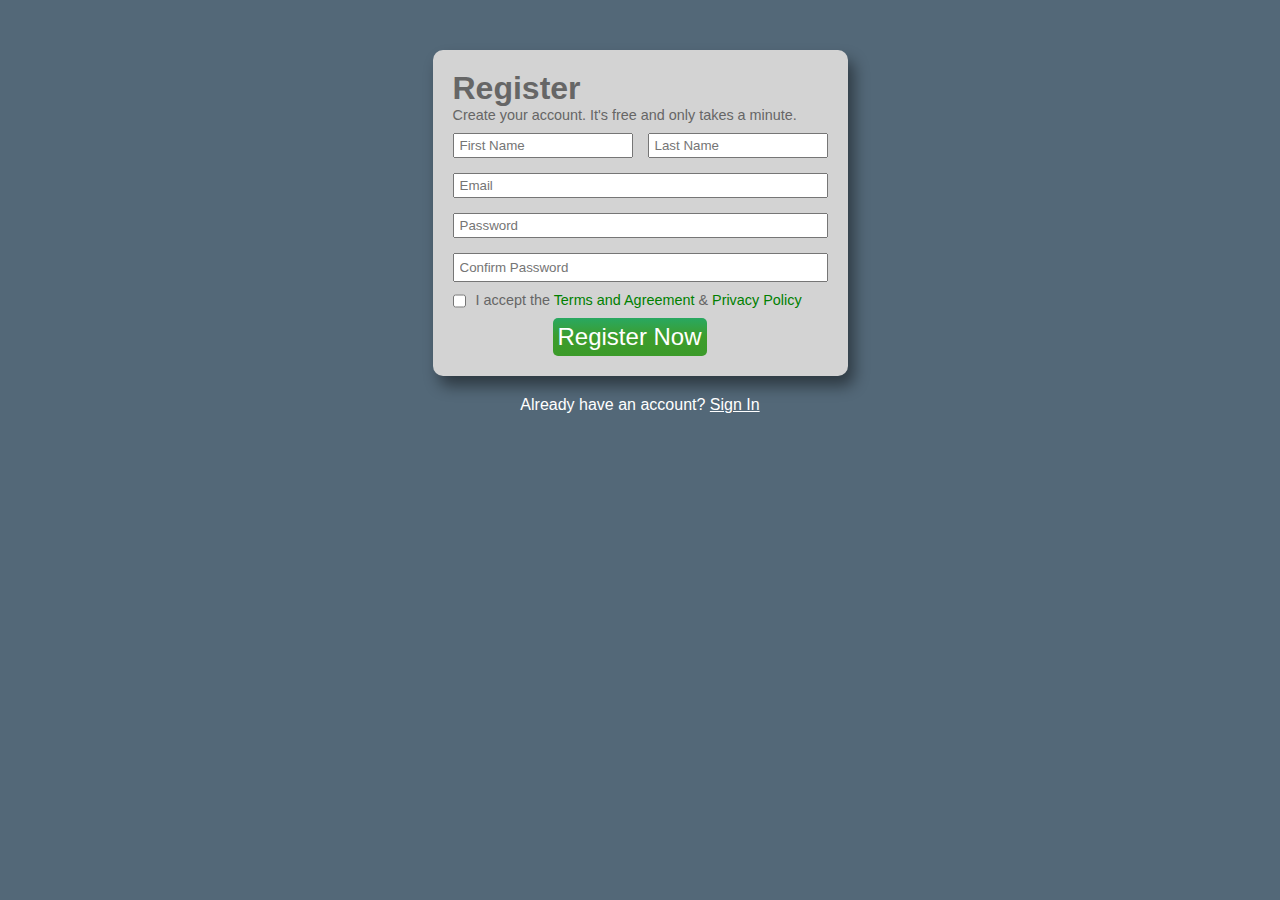
<file: Register/index.html>
<!DOCTYPE html>
<html lang="en">
<head>
    <meta charset="UTF-8">
    <meta http-equiv="X-UA-Compatible" content="IE=edge">
    <meta name="viewport" content="width=device-width, initial-scale=1.0">
    <title>Register For This</title>
    <link rel="stylesheet" href="style.css">
</head>
<body>
	<div class="container">			

		<h1 class="register">Register</h1>
		<p class="createText">Create your account. It's free and only takes a minute.</p>

		<p class="grid">
			<input class="item1" type="text" placeholder="First Name">
			<input class="item2" type="text" placeholder="Last Name">
			<input class="item3" type="email" placeholder="Email">
			<input class="item4" type="Password" placeholder="Password">
			<input class="item5" type="Password" placeholder="Confirm Password">
		</p>




		<agreement class="privacy">
			<input type="checkbox" name="Accept" value="HTML">
			<p> I accept the
				<a href="#">Terms and Agreement</a>
			&
				<a href="#"> Privacy Policy</a>
			</p>
		</agreement>
		<button class="submit">Register Now</button>
	</div>

	<p class="account">Already have an account? 
		<a href="#">Sign In</a>
	</p>
    

</body>
</html>
</file>
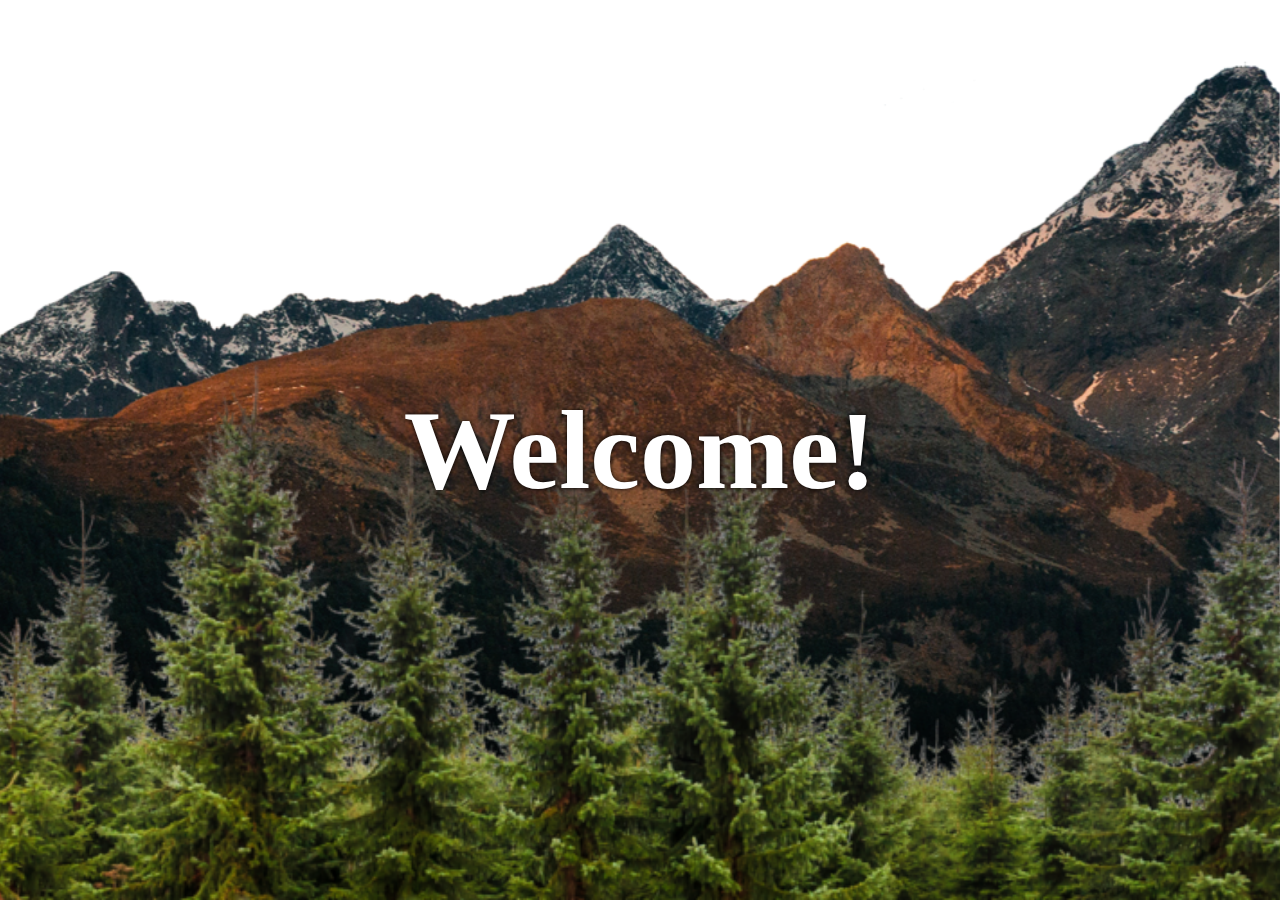
<file: Parallax Sites/Site Two/index.html>
<!DOCTYPE html>
<html>
<head>
	<meta charset="utf-8">
	<meta name="viewport" content="width=device-width, initial-scale=1">
	<title>Parallax 2</title>
	<link rel="stylesheet" href="styles.css">
</head>
<body>
	<div class="wrapper">
		<header>
			<img  src="images/Mountain.png" class="background">
			<img src="images/Trees.png" class="foreground"></img>
			<h1 class="title">Welcome!</h1>
		</header>

		<section>
			Lorem ipsum dolor sit amet, consectetur adipisicing elit, sed do eiusmod
			tempor incididunt ut labore et dolore magna aliqua. Ut enim ad minim veniam,
			quis nostrud exercitation ullamco laboris nisi ut aliquip ex ea commodo
			consequat. Duis aute irure dolor in reprehenderit in voluptate velit esse
			cillum dolore eu fugiat nulla pariatur. Excepteur sint occaecat cupidatat non
			proident, sunt in culpa qui officia deserunt mollit anim id est laborum.Lorem ipsum dolor sit amet, consectetur adipisicing elit, sed do eiusmod
			tempor incididunt ut labore et dolore magna aliqua. Ut enim ad minim veniam,
			quis nostrud exercitation ullamco laboris nisi ut aliquip ex ea commodo
			consequat. Duis aute irure dolor in reprehenderit in voluptate velit esse
			cillum dolore eu fugiat nulla pariatur. Excepteur sint occaecat cupidatat non
			proident, sunt in culpa qui officia deserunt mollit anim id est laborum.Lorem ipsum dolor sit amet, consectetur adipisicing elit, sed do eiusmod
			tempor incididunt ut labore et dolore magna aliqua. Ut enim ad minim veniam,
			quis nostrud exercitation ullamco laboris nisi ut aliquip ex ea commodo
			consequat. Duis aute irure dolor in reprehenderit in voluptate velit esse
			cillum dolore eu fugiat nulla pariatur. Excepteur sint occaecat cupidatat non
			proident, sunt in culpa qui officia deserunt mollit anim id est laborum.
		</section>
	</div>
</body>
</html>
</file>
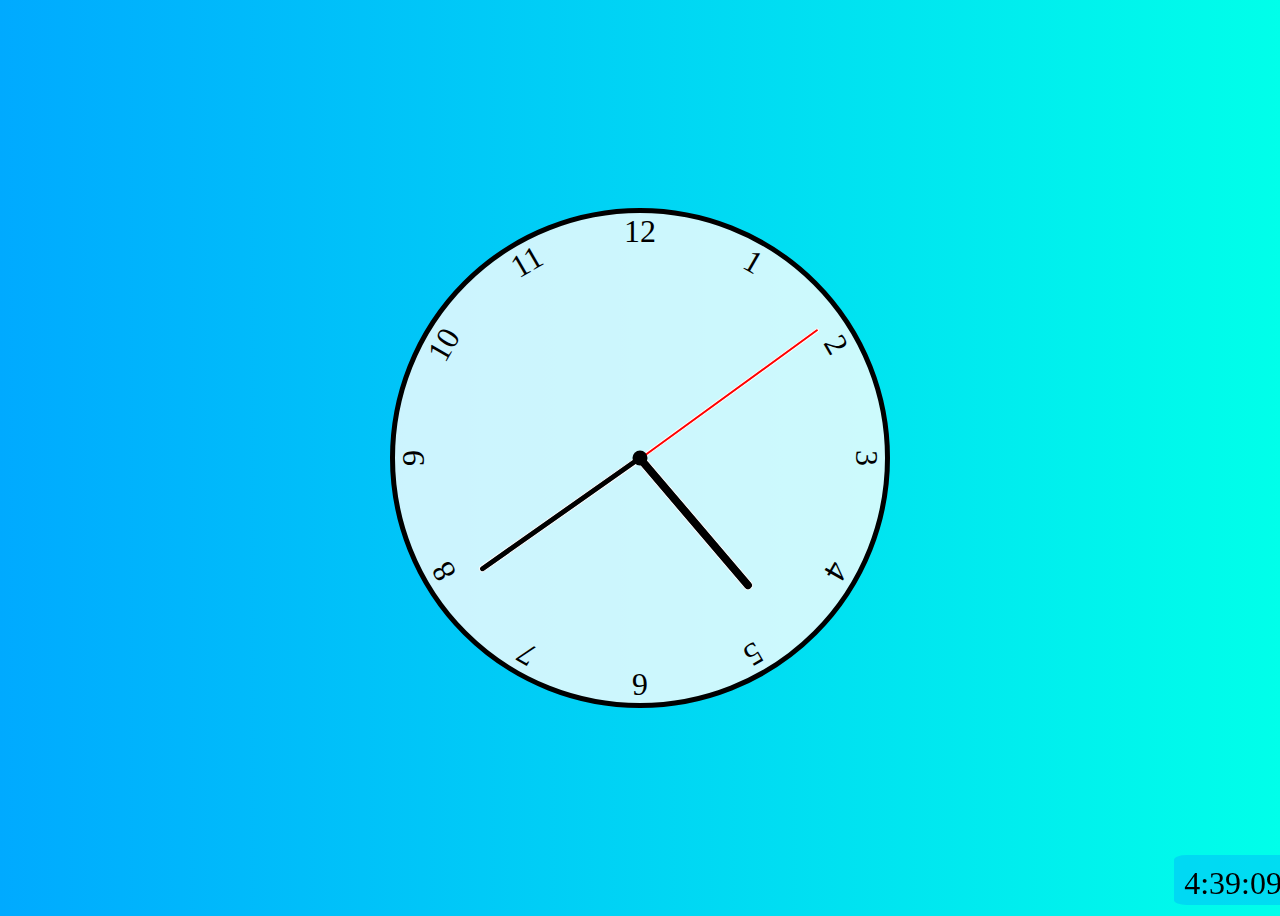
<file: Clock/Clock.html>
<!DOCTYPE html>
<html lang="en">
<head>
    <meta charset="UTF-8">
    <meta http-equiv="X-UA-Compatible" content="IE=edge">
    <meta name="viewport" content="width=device-width, initial-scale=1.0">
    <title>Clock</title>
    <link href="styles.css" rel="stylesheet">
    <script defer src="script.js"></script>

</head>
<body>
    
    <div class="clock">
        <div class="hand hour" data-hour-hand></div>
        <div class="hand minute" data-minute-hand></div>
        <div class="hand second" data-second-hand></div>
        <div class="number number1">1</div>
        <div class="number number2">2</div>
        <div class="number number3">3</div>
        <div class="number number4">4</div>
        <div class="number number5">5</div>
        <div class="number number6">6</div>
        <div class="number number7">7</div>
        <div class="number number8">8</div>
        <div class="number number9">9</div>
        <div class="number number10">10</div>
        <div class="number number11">11</div>
        <div class="number number12">12</div>
    </div>

    <div class="bottom-clock" bottom-clock-id></div>
</body>
</html>
</file>
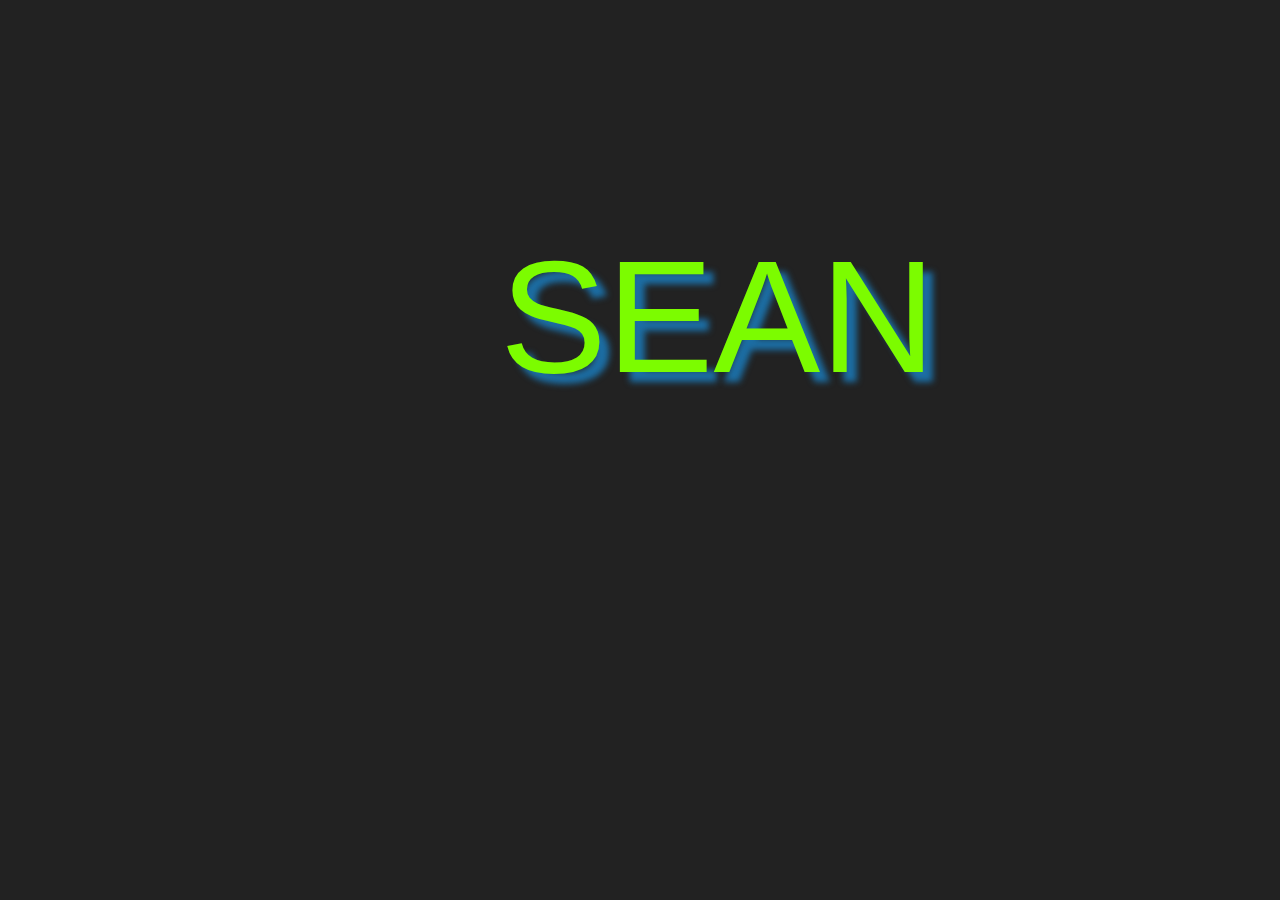
<file: Small Projects/Bubble Up.html>
<!DOCTYPE html>
<html>
<head>
	<meta charset="utf-8">
	<meta name="viewport" content="width=device-width, initial-scale=1">
	<title>Bubble Up Letters</title>
	<link rel="stylesheet" href="Common.css">
	<link rel="stylesheet" href="Bubble Up.css">
</head>
<body>
	<div class="container">
		<div class="bubble S">S</div>
		<div class="bubble E">E</div>
		<div class="bubble A">A</div>
		<div class="bubble N">N</div>
	</div>

</body>
</html>
</file>
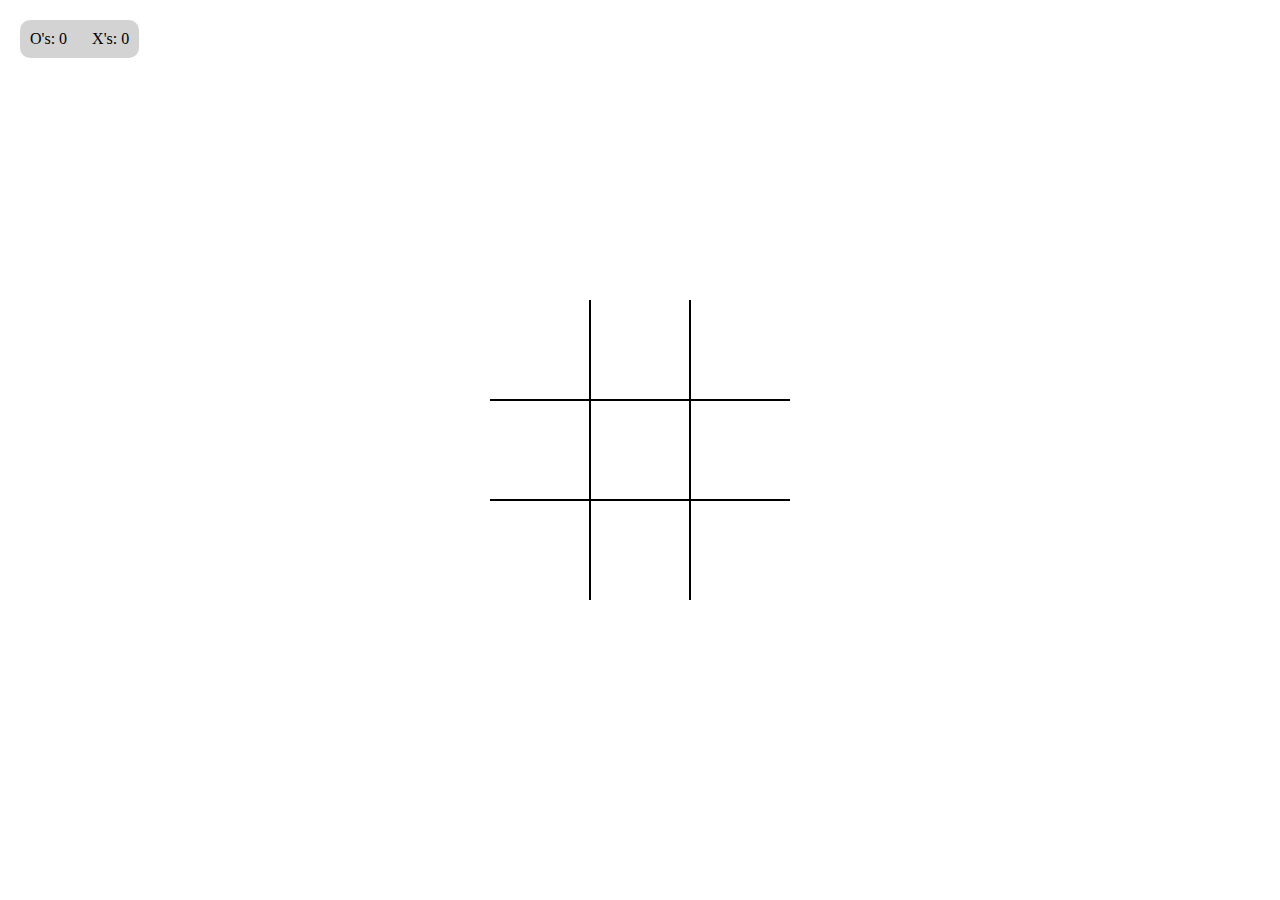
<file: Tic-Tac-Toe/Tic-Tac-To.html>
<!DOCTYPE html>
<html lang="en">
<head>
    <meta charset="UTF-8">
    <meta http-equiv="X-UA-Compatible" content="IE=edge">
    <meta name="viewport" content="width=device-width, initial-scale=1.0">
    <title>Tic-Tac-Toe</title>
    <script defer src="script.js"></script>
    <link rel="stylesheet" href="styles.css">

</head>
<body>
    <div id="board" class="board">
        <div data-cell class="cell"></div>
        <div data-cell class="cell"></div>
        <div data-cell class="cell"></div>
        <div data-cell class="cell"></div>
        <div data-cell class="cell"></div>
        <div data-cell class="cell"></div>
        <div data-cell class="cell"></div>
        <div data-cell class="cell"></div>
        <div data-cell class="cell"></div>
    </div>

    <div class="winning-message" id ="winningMessage">
        <div data-winning-message-text></div>
        <button id="restartButton">Restart</button>
    </div>

    <div class="card">
        <div circle-wins-id class="circleWins">O's: 0</div>
        <div x-wins-id class="xWins">X's: 0</div>
    </div>
</body>
</html>
</file>
<file: Register/style.css>
* {
    padding: 0;
    margin: 0;
    font-family: Helvetica;
	color: #666;
}

body {
	background-color: #536878;
}

input[type="text"],
input[type="Password"],
input[type="email"] {
	padding: 5px;
}

.privacy a {
	color:green;
	text-decoration: none;
}

.privacy a:hover {
	color:red;
}

.container {
	padding: 20px;
	margin: auto;
	margin-top:50px;
	background-color: lightgrey;
	max-width: 375px;
	height: auto;
	border-radius: 10px;
	box-shadow: 6px 10px 15px 0px rgba(0,0,0,0.45);
	
}

.grid { 
	margin-top: 10px;
	display: grid;
	gap: 15px;
	grid-template-columns: repeat(2, auto);
	grid-template-rows: repeat(3, 25px);
 }


.register {
	margin:auto;
}

.item3 {
	grid-column: 1 / 3;
}

.item4 {
	grid-column: 1 / 3;
}
.item5 {
	grid-column: 1 / 3;
}

/*.register:after {
    content: '';
    width: 100%;
    border-bottom: solid 1px #fff;
    position: absolute;
    left: 0;
    top: 50%;
    z-index: 1;
}*/


.createText {
	font-size: .9em;
}


.privacy {
	margin-top: 10px; 
	display:flex;
	gap:10px;
	font-size: .9em;
}

.privacy input[type="checkbox"] {
	margin-top:1.5px;
}

.submit {
	margin-top: 10px;
	margin-left: 100px;
	color: white;
	background-color: green;
	font-size: 1.5em;
	padding: 5px;
	border: none;
	border-radius: 5px;
	background: linear-gradient(0deg, rgba(2,0,36,1) 0%, rgba(59,154,41,1) 0%, rgba(61,157,44,1) 50%, rgba(41,168,97,1) 100%);

}

.account {
	text-align: center;
	color:white;
	margin:auto;
	margin-top:20px;
}

.account a {
	color: white;
}

.account a:hover {
	color: lime;
}
</file>
<file: Parallax Sites/Site Two/styles.css>
body {
	margin: 0;
}

.wrapper {
	height: 100vh;
	overflow-y: auto;
	overflow-x: hidden;

	/*Parallax Effect*/
	perspective: 10px;
}

header {
	position: relative;
	display: flex;
	justify-content: center;
	align-items: center;
	height: 100%;
	transform-style: preserve-3d;
	z-index: -1;
}

.background{
	transform: translateZ(-10px) scale(2);
}

.foreground {
	transform: translateZ(-5px) scale(1.5);

}

.background,
.foreground {
	position: absolute;
	height: 100%;
	width: 100%;
	object-fit: cover;
	z-index: -1;
}

.title {
	font-size: 7rem;
	color: white;
	text-shadow: 0 0 5px black;
}

section {
	font-size: 2rem;
	padding: 2rem;
	background-color: #333;
	color: white;
}
</file>
<file: Clock/styles.css>
*,*::after,*::before{
    box-sizing: border-box;
    font-family: fantasy;
}

body{
    background:linear-gradient(to right, rgb(0, 170, 255), hsl(175,100%,50%));
    display:flex;
    justify-content: center;
    align-items: center;
    min-height: 100vh;
    overflow: hidden;
}

.clock{
    width: 500px;
    height: 500px;
    background-color: rgba(255, 255, 255, .8);
    border-radius: 50%;
    border: 5px solid black;
    position: relative;
}

.clock .number{
    --rotation: 0;
    
    position: absolute;
    font-size: 2rem;
    width: 100%;
    height: 100%;
    text-align: center;
    transform: rotate(var(--rotation));
}

.clock .number1 { --rotation: 30deg; }
.clock .number2 { --rotation: 60deg; }
.clock .number3 { --rotation: 90deg; }
.clock .number4 { --rotation: 120deg; }
.clock .number5 { --rotation: 150deg; }
.clock .number6 { --rotation: 180deg; }
.clock .number7 { --rotation: 210deg; }
.clock .number8 { --rotation: 240deg; }
.clock .number9 { --rotation: 270deg; }
.clock .number10 { --rotation: 300deg; }
.clock .number11 { --rotation: 330deg; }
/*12 is already default to 360*/

.clock .hand{
    --rotation:0;
    position: absolute;
    bottom: 50%;
    left:50%;
    background-color: black;
    border: 1px solid white;
    border-top-left-radius: 10px;
    border-top-right-radius: 10px;

    transform-origin: bottom;
    z-index: 10;
    transform: translate(-50%) rotate(calc(var(--rotation) * 1deg));
}

.clock::after{
    content: '';
    position: absolute;
    background-color: black;
    z-index: 11;
    width: 15px;
    height: 15px;
    top:50%;
    left:50%;
    transform: translate(-50%, -50%);
    border-radius: 50%;
}

.clock .hand.second{
    width: 3.5px;
    height: 45%;
    background-color: red;
}
.clock .hand.minute{
    width: 7px;
    height: 40%;
    background-color: black;
}
.clock .hand.hour{
    width: 10px;
    height: 35%;
    background-color: black;
}

.bottom-clock{
    position:fixed;
    bottom:-.5%;
    right:-1.5%;
    background-color: rgba(0, 170, 255, 0.4);
    border-radius: 10%;
    width: 125px;
    height: 50px;
    padding: 10px;
    font-size:2rem;
}
</file>
<file: Small Projects/Common.css>
body {
	padding: 0;
	font-family: "Arial Black", Gadget, sans-serif;
	margin: 0;
}
</file>
<file: Small Projects/Bubble Up.css>
body {
	background-color: #222;
	color: lawngreen;
	font-size: 10rem;
	text-align: center;
	text-shadow: 10px 10px 6px #1C6EA4;
}

.container {
	position: relative;
	top: 225px;	
	display: flex;
	margin-left: 500px;
}


/* The element to apply the animation to */
.bubble {
	transition: transform 0.15s ease-in;
}

.bubble:hover {
	transform: translateY(-15px);
}
</file>
<file: Tic-Tac-Toe/styles.css>
*, *::after, *::before{
    box-sizing: border-box;
}

:root {
    --cell-size: 100px;
    --mark-size: calc(var(--cell-size) * .9)
}

body{
    margin: 0;
}

.board{
    width: 100vw;
    height: 100vh;
    display:grid;
    justify-content: center;
    align-content: center;
    grid-template-columns: repeat(3,auto);
    justify-items: center;
    align-items: center;
}

.cell{
    width: var(--cell-size);
    height: var(--cell-size);
    border: 1px solid white;
    border: 1px solid black;
    display: flex;
    justify-content: center;
    align-items: center;
    position: relative;
    cursor: pointer;
}

.cell:first-child,
.cell:nth-child(2),
.cell:nth-child(3) {
    border-top: none;
}

.cell:nth-child(3n+1) {
    border-left: none;
}

.cell:nth-child(3n+3) {
    border-right: none;
}

.cell:last-child,
.cell:nth-child(8),
.cell:nth-child(7) {
    border-bottom: none;
}

.cell.x,
.cell.circle {
    cursor: not-allowed;
}

.cell.x::before,
.cell.x::after,
.cell.circle::before {
    background-color: black;
}

.board.x .cell:not(.x):not(.circle):hover::before, 
.board.x .cell:not(.x):not(.circle):hover::after,
.board.circle .cell:not(.x):not(.circle):hover::before {
    background-color: lightgray;
}

.cell.x::before,
.cell.x::after,
.board.x .cell:not(.x):not(.circle):hover::before,
.board.x .cell:not(.x):not(.circle):hover::after {
content:'';
position: absolute;
width: calc(var(--mark-size) * .15);
height: var(--mark-size);
}

.cell.x::before,
.board.x .cell:not(.x):not(.circle):hover::before{
    transform: rotate(45deg);
}

.cell.x::after,
.board.x .cell:not(.x):not(.circle):hover::after {
    transform: rotate(-45deg);
}


.cell.circle::before,
.cell.circle::after {
background-color: black;
}


.cell.circle::before,
.cell.circle::after,
.board.circle .cell:not(.x):not(.circle):hover::after,
.board.circle .cell:not(.x):not(.circle):hover::before {
content:'';
position: absolute;
border-radius: 50%;
}

.cell.circle::before,
.board.circle .cell:not(.x):not(.circle):hover::before {
    width: var(--mark-size);
    height: var(--mark-size);
}

.cell.circle::after,
.board.circle .cell:not(.x):not(.circle):hover::after{
width: calc(var(--mark-size) * .7);
height: calc(var(--mark-size) * .7);
background-color: white;
}

/* Restart Button */

.winning-message {
    display: none;
    position: fixed;
    top: 0;
    left: 0;
    right: 0;
    bottom: 0;
    background-color: rgba(0,0,0,.9);
    justify-content: center;
    align-items: center;
    color: white;
    font-size: 5rem;
    flex-direction: column;
}

.winning-message button{
    font-size: 3rem;
    background-color: white;
    border: 1px solid black;
    padding: .25em, .5em;
    cursor: pointer;
}

.winning-message button:hover{
    background-color: white;
    border-color: white;
    background-color: black;
    color:white
}

.winning-message.show{
    display: flex;
}

/* Win Cards */
.card {
    position: absolute;
    display:flex;
    border-radius: 10px;
    padding: 10px;
    margin: 20px;
    box-shadow: rgba(0,0,0,.2);
    background-color: lightgray;
    gap: 25px;
    top: 0;
    
}
</file>
